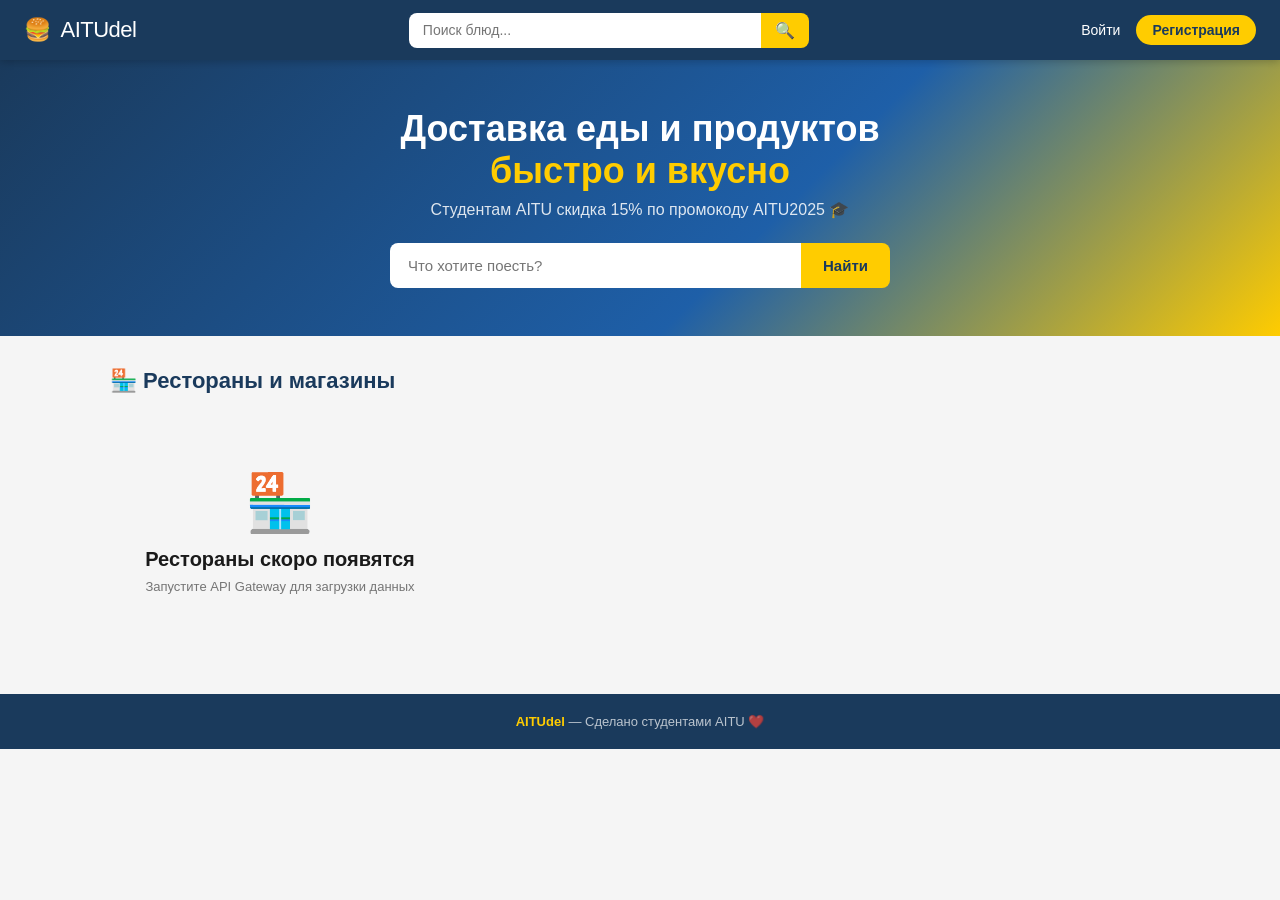
<file: frontend/index.html>
<!DOCTYPE html>
<html lang="ru">
<head>
  <meta charset="UTF-8"/>
  <meta name="viewport" content="width=device-width, initial-scale=1.0"/>
  <title>AITUdel — Доставка еды</title>
  <link rel="stylesheet" href="./css/style.css"/>
</head>
<body>

<nav class="navbar" id="navbar"></nav>

<div class="hero">
  <h1>Доставка еды и продуктов<br/><span>быстро и вкусно</span></h1>
  <p>Студентам AITU скидка 15% по промокоду AITU2025 🎓</p>
  <div class="hero-search">
    <input type="text" id="hero-search" placeholder="Что хотите поесть?" />
    <button onclick="doHeroSearch()">Найти</button>
  </div>
</div>

<div class="container">
  <div id="search-results-section" style="display:none">
    <div class="section-title">🔍 Результаты поиска</div>
    <div id="search-results" class="menu-items-grid"></div>
  </div>

  <div id="main-section">
    <div class="section-title">🏪 Рестораны и магазины</div>
    <div id="restaurants-grid" class="cards-grid">
      <div class="loader"><div class="spinner"></div></div>
    </div>
  </div>
</div>

<footer class="footer">
  <strong>AITUdel</strong> — Сделано студентами AITU ❤️
</footer>

<script src="./js/api.js"></script>
<script src="./js/auth.js"></script>
<script src="./js/main.js"></script>
</body>
</html>
</file>
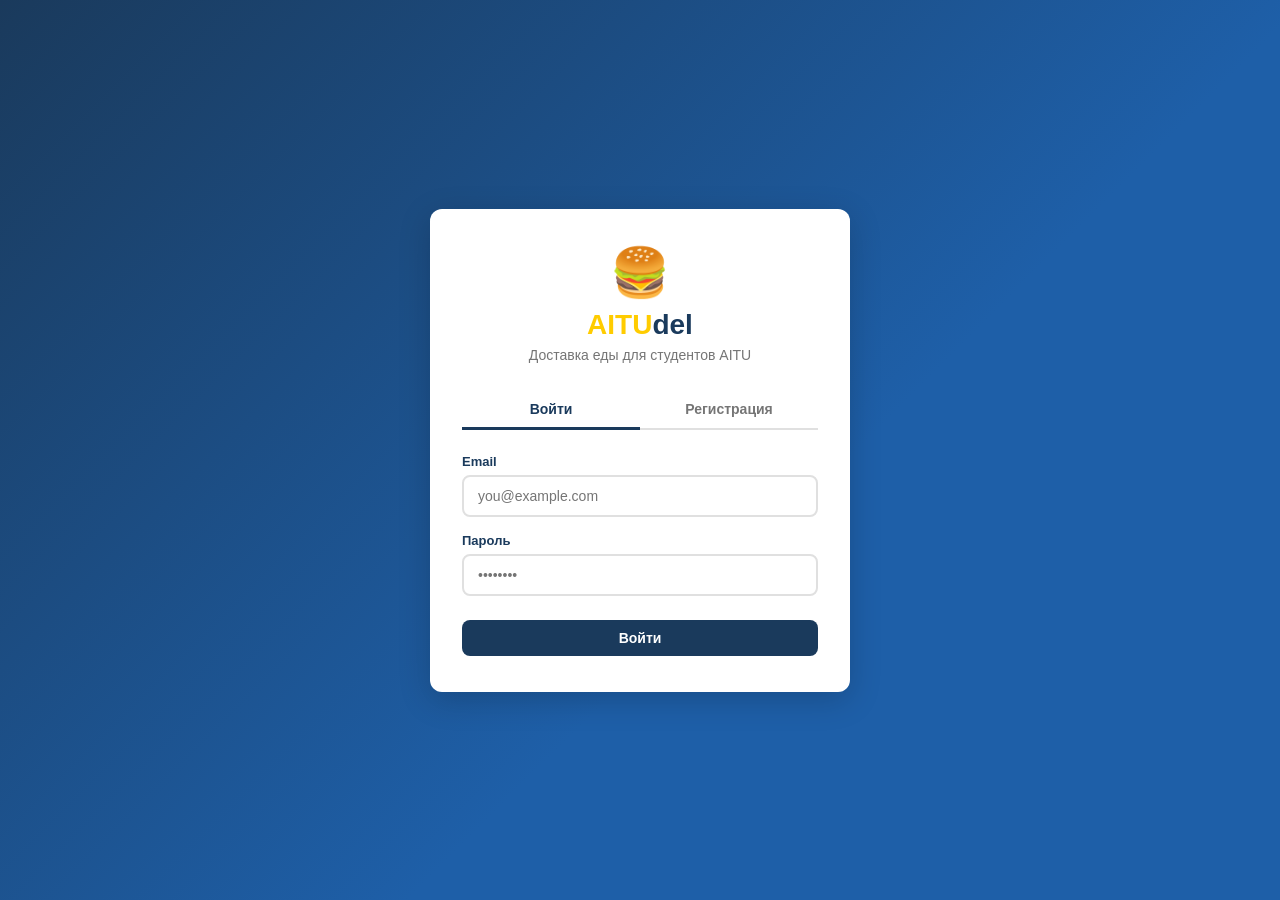
<file: frontend/auth.html>
<!DOCTYPE html>
<html lang="ru">
<head>
  <meta charset="UTF-8"/>
  <meta name="viewport" content="width=device-width, initial-scale=1.0"/>
  <title>AITUdel — Вход</title>
  <link rel="stylesheet" href="./css/style.css"/>
</head>
<body>
<div class="auth-page">
  <div class="auth-card">
    <div class="auth-logo">
      <span class="emoji">🍔</span>
      <span style="color:var(--yellow)">AITU</span>del
    </div>
    <div class="auth-subtitle">Доставка еды для студентов AITU</div>

    <div class="auth-tabs">
      <div class="auth-tab active" id="tab-login" onclick="switchTab('login')">Войти</div>
      <div class="auth-tab" id="tab-register" onclick="switchTab('register')">Регистрация</div>
    </div>

    <div id="alert-box"></div>

    <div id="form-login">
      <div class="form-group">
        <label>Email</label>
        <input type="email" id="login-email" placeholder="you@example.com"/>
      </div>
      <div class="form-group">
        <label>Пароль</label>
        <input type="password" id="login-password" placeholder="••••••••"/>
      </div>
      <button class="btn btn-blue" style="width:100%;margin-top:8px" onclick="doLogin()">Войти</button>
    </div>

    <div id="form-register" style="display:none">
      <div class="form-group">
        <label>Имя</label>
        <input type="text" id="reg-name" placeholder="Алихан Нурсултанов"/>
      </div>
      <div class="form-group">
        <label>Email</label>
        <input type="email" id="reg-email" placeholder="you@aitu.edu.kz"/>
        <div class="hint blue">📧 Email @aitu.edu.kz — автоматически студент со скидкой 15%!</div>
      </div>
      <div class="form-group">
        <label>Телефон</label>
        <input type="text" id="reg-phone" placeholder="+7 777 000 00 00"/>
      </div>
      <div class="form-group">
        <label>Пароль</label>
        <input type="password" id="reg-password" placeholder="Минимум 6 символов"/>
      </div>
      <div class="form-group">
        <label>Я хочу</label>
        <select id="reg-role">
          <option value="user">Заказывать еду</option>
          <option value="courier">Работать курьером</option>
        </select>
      </div>
      <button class="btn btn-primary" style="width:100%;margin-top:8px" onclick="doRegister()">Зарегистрироваться</button>
    </div>
  </div>
</div>

<script src="./js/api.js"></script>
<script src="./js/auth.js"></script>
<script>
  if (getUser()) window.location.href = "./index.html";

  function switchTab(tab) {
    document.getElementById("form-login").style.display = tab === "login" ? "block" : "none";
    document.getElementById("form-register").style.display = tab === "register" ? "block" : "none";
    document.getElementById("tab-login").className = "auth-tab" + (tab === "login" ? " active" : "");
    document.getElementById("tab-register").className = "auth-tab" + (tab === "register" ? " active" : "");
    document.getElementById("alert-box").innerHTML = "";
  }

  function showAlert(msg, type) {
    document.getElementById("alert-box").innerHTML =
      `<div class="alert alert-${type}">${msg}</div>`;
  }

  async function doLogin() {
    const email = document.getElementById("login-email").value.trim();
    const password = document.getElementById("login-password").value;
    if (!email || !password) { showAlert("Заполните все поля", "error"); return; }
    try {
      const data = await API.login({ email, password });
      saveUser(data);
      window.location.href = "./index.html";
    } catch (e) {
      showAlert(e.message, "error");
    }
  }

  async function doRegister() {
    const name = document.getElementById("reg-name").value.trim();
    const email = document.getElementById("reg-email").value.trim();
    const phone = document.getElementById("reg-phone").value.trim();
    const password = document.getElementById("reg-password").value;
    const role = document.getElementById("reg-role").value;
    if (!name || !email || !password) { showAlert("Заполните все поля", "error"); return; }
    if (password.length < 6) { showAlert("Пароль минимум 6 символов", "error"); return; }
    try {
      const data = await API.register({ email, password, name, phone, role });
      saveUser(data);
      const isStudent = email.endsWith("@aitu.edu.kz");
      if (isStudent) {
        showAlert("🎓 Вы студент AITU! Промокод AITU2025 активирован — скидка 15%", "success");
      } else {
        showAlert("Добро пожаловать!", "success");
      }
      setTimeout(() => { window.location.href = "./index.html"; }, 1500);
    } catch (e) {
      showAlert(e.message, "error");
    }
  }
</script>
</body>
</html>
</file>
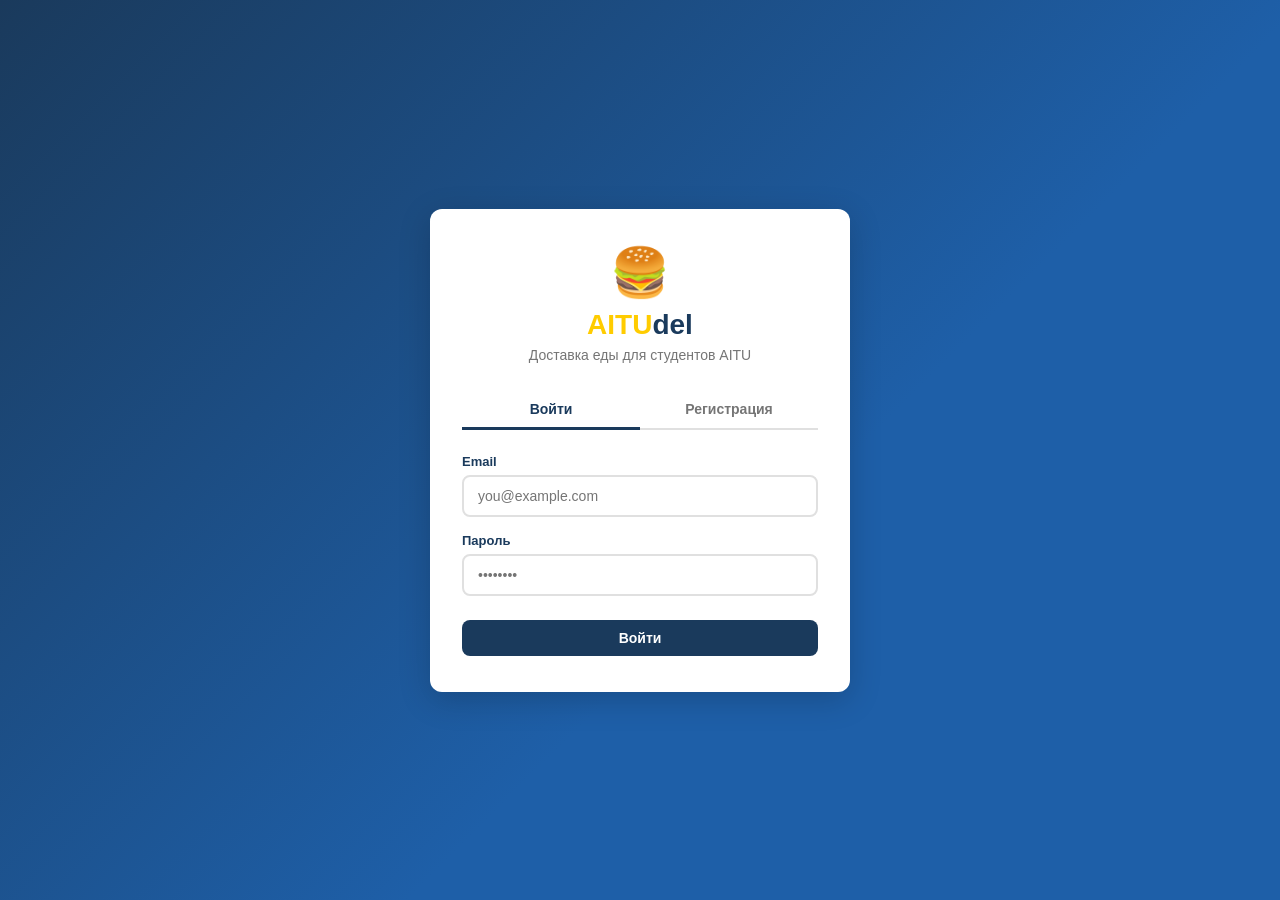
<file: frontend/cart.html>
<!DOCTYPE html>
<html lang="ru">
<head>
  <meta charset="UTF-8"/>
  <meta name="viewport" content="width=device-width, initial-scale=1.0"/>
  <title>AITUdel — Корзина</title>
  <link rel="stylesheet" href="./css/style.css"/>
</head>
<body>
<nav class="navbar" id="navbar"></nav>

<div class="container">
  <div class="section-title">🛒 Корзина</div>
  <div class="cart-wrapper">
    <div>
      <div id="cart-items-list">
        <div class="loader"><div class="spinner"></div></div>
      </div>
    </div>

    <div class="order-summary">
      <h3>Ваш заказ</h3>
      <div class="summary-row">
        <span>Товары</span>
        <span id="sum-items">0 ₸</span>
      </div>
      <div class="summary-row discount" id="sum-discount-row" style="display:none">
        <span>Скидка</span>
        <span id="sum-discount">0 ₸</span>
      </div>
      <div class="summary-row total">
        <span>Итого</span>
        <span id="sum-total">0 ₸</span>
      </div>

      <div class="promo-input">
        <input type="text" id="promo-code" placeholder="Промокод (AITU2025)"/>
        <button class="btn btn-outline btn-sm" onclick="applyPromo()">✓</button>
      </div>

      <input type="text" id="delivery-address" class="address-input" placeholder="Адрес доставки..."/>

      <button class="btn btn-primary" style="width:100%;margin-bottom:10px" onclick="checkout()">
        Оформить заказ
      </button>
      <button class="btn btn-outline" style="width:100%" onclick="clearCart()">
        Очистить корзину
      </button>
    </div>
  </div>
</div>

<footer class="footer"><strong>AITUdel</strong> — Сделано студентами AITU ❤️</footer>

<script src="./js/api.js"></script>
<script src="./js/auth.js"></script>
<script src="./js/cart.js"></script>
</body>
</html>
</file>
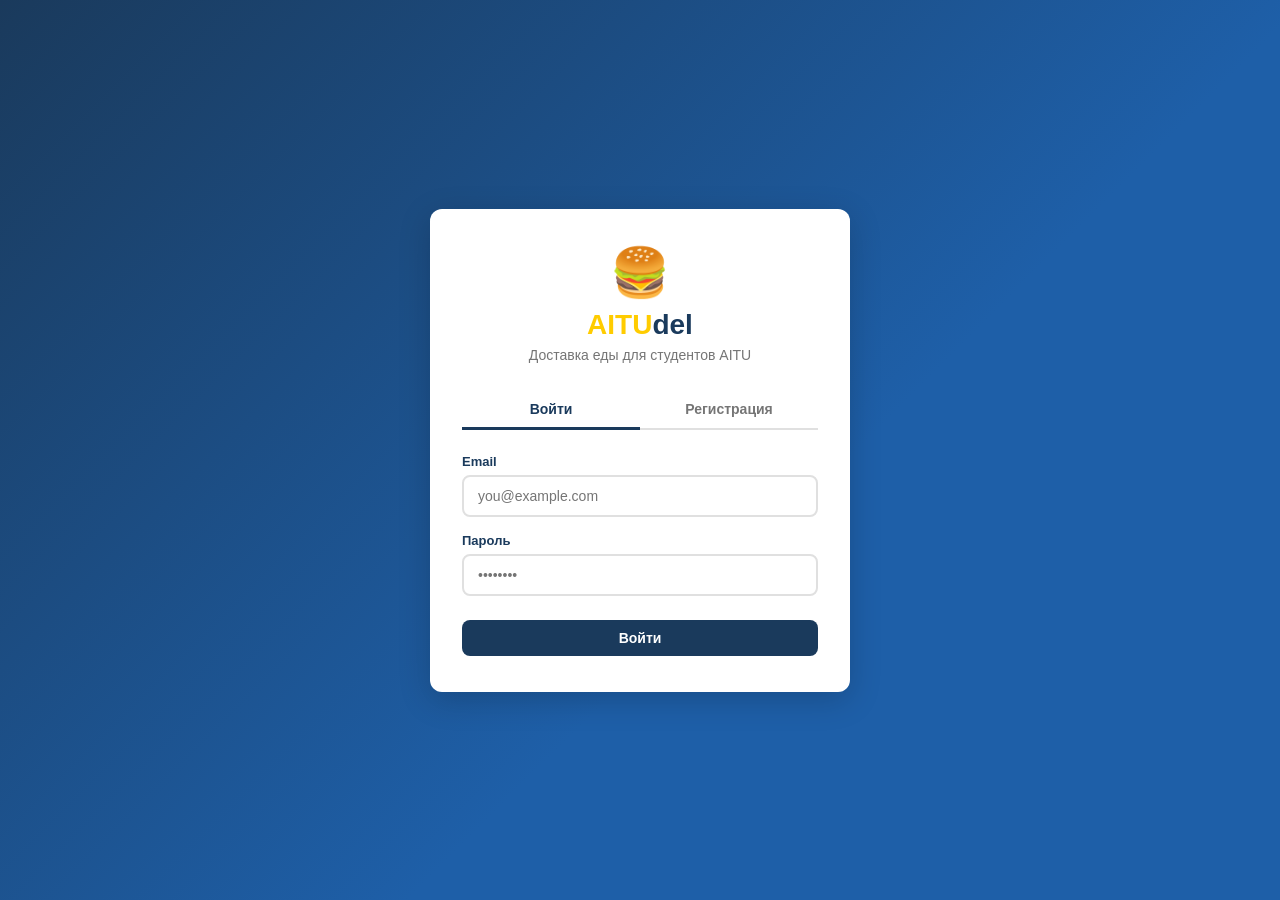
<file: frontend/orders.html>
<!DOCTYPE html>
<html lang="ru">
<head>
  <meta charset="UTF-8"/>
  <meta name="viewport" content="width=device-width, initial-scale=1.0"/>
  <title>AITUdel — Мои заказы</title>
  <link rel="stylesheet" href="./css/style.css"/>
</head>
<body>
<nav class="navbar" id="navbar"></nav>

<div class="container">
  <div class="section-title">📦 Мои заказы</div>
  <div id="orders-list" class="orders-list">
    <div class="loader"><div class="spinner"></div></div>
  </div>
</div>

<footer class="footer"><strong>AITUdel</strong> — Сделано студентами AITU ❤️</footer>

<script src="./js/api.js"></script>
<script src="./js/auth.js"></script>
<script src="./js/orders.js"></script>
</body>
</html>
</file>
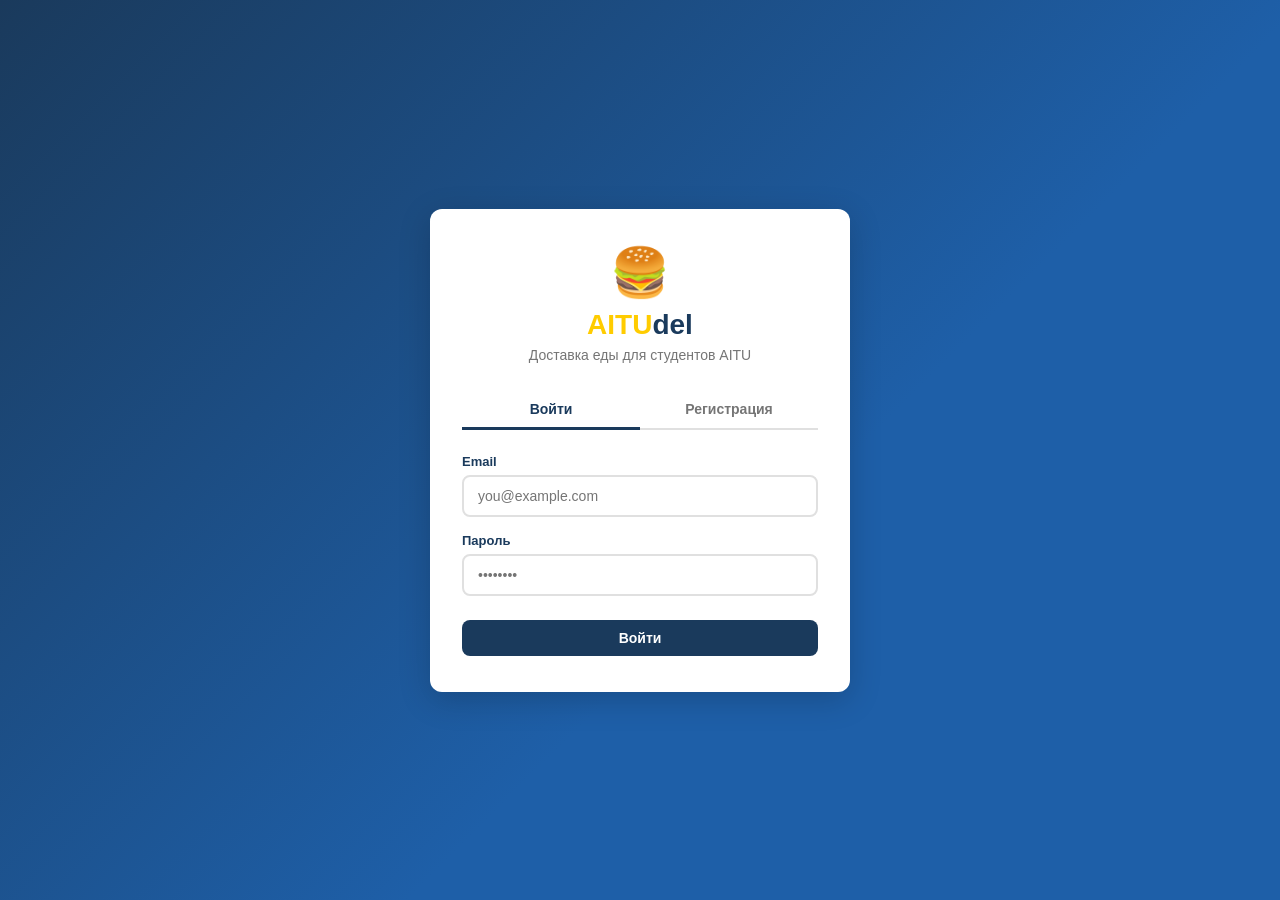
<file: frontend/profile.html>
<!DOCTYPE html>
<html lang="ru">
<head>
  <meta charset="UTF-8"/>
  <meta name="viewport" content="width=device-width, initial-scale=1.0"/>
  <title>AITUdel — Профиль</title>
  <link rel="stylesheet" href="./css/style.css"/>
</head>
<body>
<nav class="navbar" id="navbar"></nav>

<div class="container">
  <div class="profile-card">
    <div id="profile-avatar" class="profile-avatar">?</div>
    <div id="profile-name" class="profile-name">Загрузка...</div>
    <div id="profile-email" class="profile-email"></div>
    <div id="student-badge"></div>

    <hr class="profile-divider"/>

    <div id="profile-form">
      <div class="form-group">
        <label>Имя</label>
        <input type="text" id="edit-name" placeholder="Ваше имя"/>
      </div>
      <div class="form-group">
        <label>Телефон</label>
        <input type="text" id="edit-phone" placeholder="+7 777 ..."/>
      </div>
      <button class="btn btn-blue" style="width:100%;margin-bottom:10px" onclick="saveProfile()">
        Сохранить
      </button>
      <button class="btn btn-danger" style="width:100%" onclick="doLogout()">
        Выйти
      </button>
    </div>

    <div id="alert-box" style="margin-top:12px"></div>
  </div>
</div>

<footer class="footer"><strong>AITUdel</strong> — Сделано студентами AITU ❤️</footer>

<script src="./js/api.js"></script>
<script src="./js/auth.js"></script>
<script src="./js/profile.js"></script>
</body>
</html>
</file>
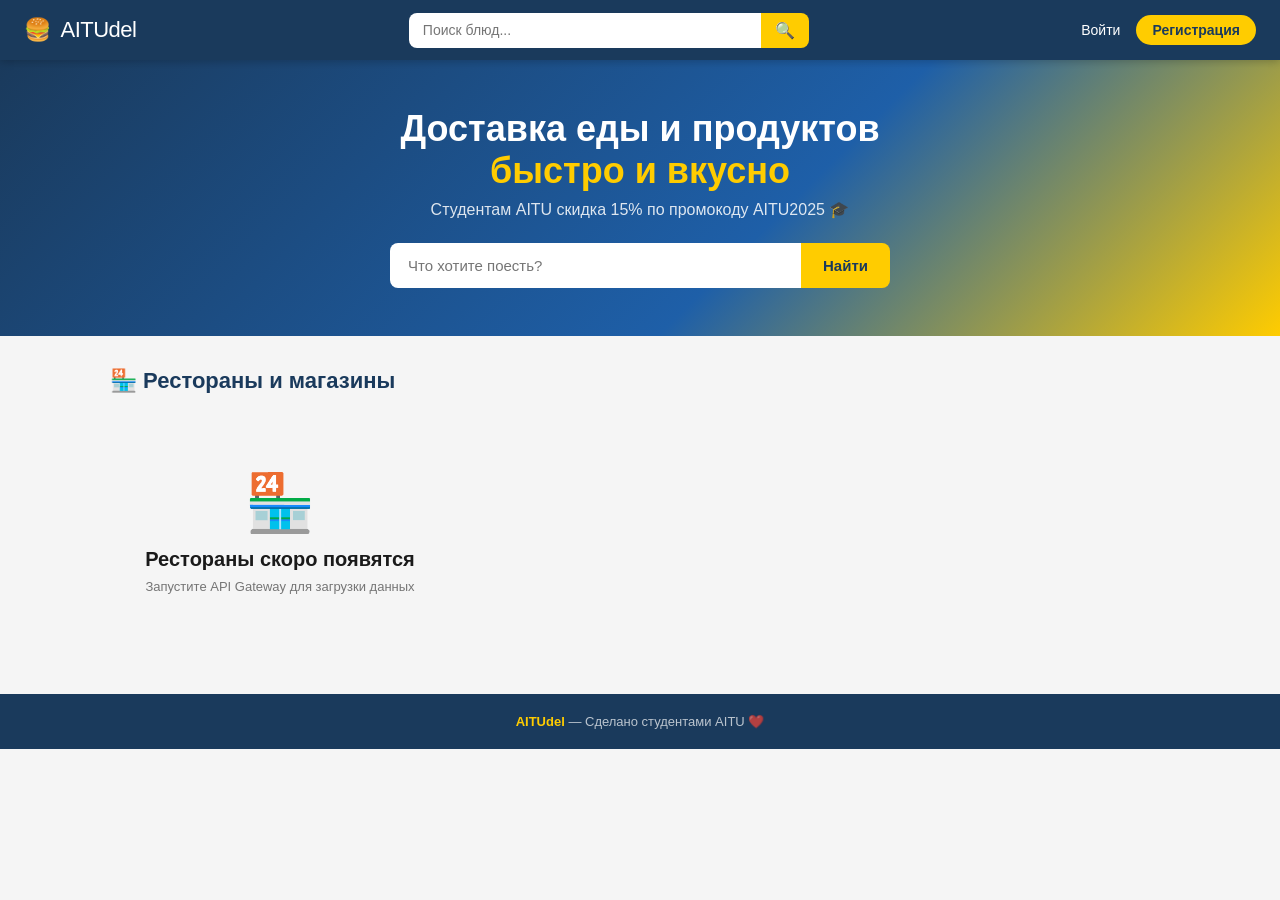
<file: frontend/restaurant.html>
<!DOCTYPE html>
<html lang="ru">
<head>
  <meta charset="UTF-8"/>
  <meta name="viewport" content="width=device-width, initial-scale=1.0"/>
  <title>AITUdel — Меню</title>
  <link rel="stylesheet" href="./css/style.css"/>
</head>
<body>
<nav class="navbar" id="navbar"></nav>

<div class="container">
  <div id="rest-header" class="menu-header">
    <div class="loader"><div class="spinner"></div></div>
  </div>

  <div class="section-title">🍽️ Меню</div>
  <div id="menu-grid" class="menu-items-grid">
    <div class="loader"><div class="spinner"></div></div>
  </div>

  <div id="rate-section" style="display:none;margin-bottom:40px">
    <div class="section-title">⭐ Оставить отзыв</div>
    <div style="background:white;border-radius:12px;padding:20px;box-shadow:var(--shadow);max-width:400px">
      <div class="form-group">
        <label>Оценка</label>
        <select id="rate-value">
          <option value="5">⭐⭐⭐⭐⭐ Отлично</option>
          <option value="4">⭐⭐⭐⭐ Хорошо</option>
          <option value="3">⭐⭐⭐ Нормально</option>
          <option value="2">⭐⭐ Плохо</option>
          <option value="1">⭐ Ужасно</option>
        </select>
      </div>
      <div class="form-group">
        <label>Комментарий</label>
        <input type="text" id="rate-comment" placeholder="Ваш отзыв..."/>
      </div>
      <button class="btn btn-primary" onclick="doRate()">Отправить отзыв</button>
    </div>
  </div>
</div>

<footer class="footer"><strong>AITUdel</strong> — Сделано студентами AITU ❤️</footer>

<script src="./js/api.js"></script>
<script src="./js/auth.js"></script>
<script src="./js/restaurant.js"></script>
</body>
</html>
</file>
<file: frontend/css/style.css>
:root {
  --yellow: #ffcc00;
  --yellow-dark: #e6b800;
  --yellow-light: #fff3b0;
  --red: #da291c;
  --red-dark: #b71c1c;
  --blue: #1a3a5c;
  --blue-mid: #1e5fa8;
  --blue-light: #e8f0fe;
  --white: #ffffff;
  --gray-light: #f5f5f5;
  --gray: #e0e0e0;
  --gray-text: #757575;
  --dark: #1a1a1a;
  --shadow: 0 2px 12px rgba(0,0,0,0.10);
  --radius: 12px;
  --radius-sm: 8px;
}

* {
  margin: 0;
  padding: 0;
  box-sizing: border-box;
}

body {
  font-family: 'Segoe UI', Arial, sans-serif;
  background: var(--gray-light);
  color: var(--dark);
  min-height: 100vh;
}

a {
  text-decoration: none;
  color: inherit;
}

/* ── NAVBAR ── */
.navbar {
  background: var(--blue);
  padding: 0 24px;
  height: 60px;
  display: flex;
  align-items: center;
  justify-content: space-between;
  position: sticky;
  top: 0;
  z-index: 100;
  box-shadow: 0 2px 8px rgba(0,0,0,0.2);
}

.navbar-logo {
  display: flex;
  align-items: center;
  gap: 10px;
  font-size: 22px;
  font-weight: 800;
  color: var(--yellow);
  letter-spacing: -0.5px;
}

.navbar-logo span {
  color: var(--white);
  font-weight: 400;
}

.navbar-search {
  flex: 1;
  max-width: 400px;
  margin: 0 24px;
  display: flex;
  gap: 0;
}

.navbar-search input {
  flex: 1;
  padding: 8px 14px;
  border: none;
  border-radius: var(--radius-sm) 0 0 var(--radius-sm);
  font-size: 14px;
  outline: none;
}

.navbar-search button {
  background: var(--yellow);
  border: none;
  padding: 8px 14px;
  border-radius: 0 var(--radius-sm) var(--radius-sm) 0;
  cursor: pointer;
  font-size: 16px;
}

.navbar-actions {
  display: flex;
  align-items: center;
  gap: 16px;
}

.navbar-actions a {
  color: var(--white);
  font-size: 14px;
  font-weight: 500;
  transition: color 0.2s;
}

.navbar-actions a:hover {
  color: var(--yellow);
}

.cart-btn {
  background: var(--yellow);
  color: var(--blue) !important;
  padding: 7px 16px;
  border-radius: 20px;
  font-weight: 700 !important;
  display: flex;
  align-items: center;
  gap: 6px;
}

.cart-btn:hover {
  background: var(--yellow-dark) !important;
  color: var(--blue) !important;
}

.cart-count {
  background: var(--red);
  color: white;
  border-radius: 50%;
  width: 18px;
  height: 18px;
  font-size: 11px;
  display: flex;
  align-items: center;
  justify-content: center;
}

/* ── HERO ── */
.hero {
  background: linear-gradient(135deg, var(--blue) 0%, var(--blue-mid) 60%, var(--yellow) 100%);
  padding: 48px 24px;
  text-align: center;
  color: white;
}

.hero h1 {
  font-size: 36px;
  font-weight: 800;
  margin-bottom: 8px;
}

.hero h1 span {
  color: var(--yellow);
}

.hero p {
  font-size: 16px;
  opacity: 0.85;
  margin-bottom: 24px;
}

.hero-search {
  display: flex;
  justify-content: center;
  gap: 0;
  max-width: 500px;
  margin: 0 auto;
}

.hero-search input {
  flex: 1;
  padding: 14px 18px;
  border: none;
  border-radius: var(--radius-sm) 0 0 var(--radius-sm);
  font-size: 15px;
  outline: none;
}

.hero-search button {
  background: var(--yellow);
  border: none;
  padding: 14px 22px;
  border-radius: 0 var(--radius-sm) var(--radius-sm) 0;
  cursor: pointer;
  font-size: 15px;
  font-weight: 700;
  color: var(--blue);
}

/* ── CONTAINER ── */
.container {
  max-width: 1100px;
  margin: 0 auto;
  padding: 0 20px;
}

/* ── SECTION TITLE ── */
.section-title {
  font-size: 22px;
  font-weight: 700;
  margin: 32px 0 16px;
  color: var(--blue);
  display: flex;
  align-items: center;
  gap: 10px;
}

/* ── CARDS GRID ── */
.cards-grid {
  display: grid;
  grid-template-columns: repeat(auto-fill, minmax(270px, 1fr));
  gap: 20px;
  margin-bottom: 32px;
}

/* ── RESTAURANT CARD ── */
.rest-card {
  background: var(--white);
  border-radius: var(--radius);
  box-shadow: var(--shadow);
  overflow: hidden;
  cursor: pointer;
  transition: transform 0.18s, box-shadow 0.18s;
}

.rest-card:hover {
  transform: translateY(-4px);
  box-shadow: 0 6px 24px rgba(0,0,0,0.13);
}

.rest-card-img {
  width: 100%;
  height: 160px;
  object-fit: cover;
  background: linear-gradient(135deg, var(--yellow-light), var(--blue-light));
  display: flex;
  align-items: center;
  justify-content: center;
  font-size: 56px;
}

.rest-card-body {
  padding: 16px;
}

.rest-card-name {
  font-size: 17px;
  font-weight: 700;
  margin-bottom: 4px;
  color: var(--blue);
}

.rest-card-desc {
  font-size: 13px;
  color: var(--gray-text);
  margin-bottom: 10px;
  white-space: nowrap;
  overflow: hidden;
  text-overflow: ellipsis;
}

.rest-card-footer {
  display: flex;
  align-items: center;
  justify-content: space-between;
}

.rating {
  display: flex;
  align-items: center;
  gap: 4px;
  font-size: 14px;
  font-weight: 600;
  color: var(--dark);
}

.rating-star {
  color: var(--yellow);
}

.badge {
  font-size: 12px;
  padding: 3px 10px;
  border-radius: 20px;
  font-weight: 600;
}

.badge-open {
  background: #e8f5e9;
  color: #2e7d32;
}

.badge-closed {
  background: #ffebee;
  color: var(--red);
}

/* ── MENU PAGE ── */
.menu-header {
  background: var(--white);
  border-radius: var(--radius);
  padding: 24px;
  margin: 24px 0 20px;
  box-shadow: var(--shadow);
  display: flex;
  align-items: center;
  gap: 20px;
}

.menu-header-icon {
  font-size: 52px;
  width: 80px;
  height: 80px;
  display: flex;
  align-items: center;
  justify-content: center;
  background: var(--yellow-light);
  border-radius: 50%;
}

.menu-header-info h2 {
  font-size: 24px;
  font-weight: 800;
  color: var(--blue);
}

.menu-header-info p {
  color: var(--gray-text);
  font-size: 14px;
  margin-top: 4px;
}

.menu-items-grid {
  display: grid;
  grid-template-columns: repeat(auto-fill, minmax(240px, 1fr));
  gap: 16px;
  margin-bottom: 40px;
}

.menu-item-card {
  background: var(--white);
  border-radius: var(--radius);
  box-shadow: var(--shadow);
  padding: 16px;
  display: flex;
  flex-direction: column;
  gap: 8px;
  transition: transform 0.18s;
}

.menu-item-card:hover {
  transform: translateY(-2px);
}

.menu-item-emoji {
  font-size: 40px;
  text-align: center;
  margin-bottom: 4px;
}

.menu-item-name {
  font-size: 15px;
  font-weight: 700;
  color: var(--blue);
}

.menu-item-desc {
  font-size: 13px;
  color: var(--gray-text);
  flex: 1;
}

.menu-item-footer {
  display: flex;
  align-items: center;
  justify-content: space-between;
  margin-top: 8px;
}

.menu-item-price {
  font-size: 18px;
  font-weight: 800;
  color: var(--red);
}

.stock-label {
  font-size: 12px;
  color: var(--gray-text);
}

/* ── BUTTONS ── */
.btn {
  display: inline-flex;
  align-items: center;
  justify-content: center;
  gap: 6px;
  padding: 10px 20px;
  border-radius: var(--radius-sm);
  font-size: 14px;
  font-weight: 600;
  cursor: pointer;
  border: none;
  transition: background 0.18s, transform 0.1s;
}

.btn:active {
  transform: scale(0.97);
}

.btn-primary {
  background: var(--yellow);
  color: var(--blue);
}

.btn-primary:hover {
  background: var(--yellow-dark);
}

.btn-danger {
  background: var(--red);
  color: white;
}

.btn-danger:hover {
  background: var(--red-dark);
}

.btn-outline {
  background: transparent;
  border: 2px solid var(--blue);
  color: var(--blue);
}

.btn-outline:hover {
  background: var(--blue-light);
}

.btn-blue {
  background: var(--blue);
  color: white;
}

.btn-blue:hover {
  background: var(--blue-mid);
}

.btn-sm {
  padding: 6px 12px;
  font-size: 13px;
}

/* ── QTY CONTROL ── */
.qty-control {
  display: flex;
  align-items: center;
  gap: 8px;
}

.qty-control button {
  width: 30px;
  height: 30px;
  border-radius: 50%;
  border: none;
  background: var(--yellow);
  color: var(--blue);
  font-size: 18px;
  font-weight: 700;
  cursor: pointer;
  display: flex;
  align-items: center;
  justify-content: center;
  transition: background 0.15s;
}

.qty-control button:hover {
  background: var(--yellow-dark);
}

.qty-control span {
  font-size: 16px;
  font-weight: 700;
  min-width: 24px;
  text-align: center;
}

/* ── CART ── */
.cart-wrapper {
  display: grid;
  grid-template-columns: 1fr 340px;
  gap: 20px;
  margin: 24px 0 40px;
}

@media (max-width: 768px) {
  .cart-wrapper {
    grid-template-columns: 1fr;
  }
}

.cart-items-list {
  display: flex;
  flex-direction: column;
  gap: 12px;
}

.cart-item {
  background: var(--white);
  border-radius: var(--radius);
  padding: 16px;
  box-shadow: var(--shadow);
  display: flex;
  align-items: center;
  gap: 14px;
}

.cart-item-emoji {
  font-size: 36px;
}

.cart-item-info {
  flex: 1;
}

.cart-item-name {
  font-size: 15px;
  font-weight: 700;
}

.cart-item-price {
  font-size: 13px;
  color: var(--gray-text);
  margin-top: 2px;
}

.cart-item-subtotal {
  font-size: 16px;
  font-weight: 800;
  color: var(--red);
  min-width: 80px;
  text-align: right;
}

/* ── ORDER SUMMARY ── */
.order-summary {
  background: var(--white);
  border-radius: var(--radius);
  padding: 20px;
  box-shadow: var(--shadow);
  height: fit-content;
  position: sticky;
  top: 80px;
}

.order-summary h3 {
  font-size: 18px;
  font-weight: 700;
  margin-bottom: 16px;
  color: var(--blue);
}

.summary-row {
  display: flex;
  justify-content: space-between;
  font-size: 14px;
  margin-bottom: 10px;
  color: var(--gray-text);
}

.summary-row.total {
  font-size: 18px;
  font-weight: 800;
  color: var(--dark);
  border-top: 2px solid var(--gray);
  padding-top: 12px;
  margin-top: 8px;
}

.summary-row.discount {
  color: #2e7d32;
  font-weight: 600;
}

.promo-input {
  display: flex;
  gap: 8px;
  margin: 14px 0;
}

.promo-input input {
  flex: 1;
  padding: 9px 12px;
  border: 2px solid var(--gray);
  border-radius: var(--radius-sm);
  font-size: 14px;
  outline: none;
  transition: border 0.2s;
}

.promo-input input:focus {
  border-color: var(--blue);
}

.address-input {
  width: 100%;
  padding: 9px 12px;
  border: 2px solid var(--gray);
  border-radius: var(--radius-sm);
  font-size: 14px;
  outline: none;
  margin-bottom: 14px;
  transition: border 0.2s;
}

.address-input:focus {
  border-color: var(--blue);
}

/* ── ORDERS LIST ── */
.orders-list {
  display: flex;
  flex-direction: column;
  gap: 16px;
  margin: 24px 0 40px;
}

.order-card {
  background: var(--white);
  border-radius: var(--radius);
  padding: 20px;
  box-shadow: var(--shadow);
}

.order-card-header {
  display: flex;
  justify-content: space-between;
  align-items: flex-start;
  margin-bottom: 12px;
}

.order-card-id {
  font-size: 13px;
  color: var(--gray-text);
}

.order-card-date {
  font-size: 13px;
  color: var(--gray-text);
}

.order-status {
  display: inline-block;
  padding: 4px 12px;
  border-radius: 20px;
  font-size: 12px;
  font-weight: 600;
}

.status-pending { background: #fff8e1; color: #f57f17; }
.status-confirmed { background: #e3f2fd; color: var(--blue-mid); }
.status-cooking { background: #fff3e0; color: #e65100; }
.status-on_the_way { background: #e8f5e9; color: #2e7d32; }
.status-delivered { background: #e8f5e9; color: #1b5e20; }
.status-cancelled { background: #ffebee; color: var(--red-dark); }

.order-items-list {
  border-top: 1px solid var(--gray);
  padding-top: 12px;
  margin-top: 4px;
}

.order-item-row {
  display: flex;
  justify-content: space-between;
  font-size: 14px;
  padding: 4px 0;
  color: var(--gray-text);
}

.order-total-row {
  display: flex;
  justify-content: space-between;
  font-size: 15px;
  font-weight: 700;
  margin-top: 10px;
  padding-top: 10px;
  border-top: 1px dashed var(--gray);
}

/* ── AUTH PAGE ── */
.auth-page {
  min-height: 100vh;
  display: flex;
  align-items: center;
  justify-content: center;
  background: linear-gradient(135deg, var(--blue) 0%, var(--blue-mid) 60%);
  padding: 20px;
}

.auth-card {
  background: var(--white);
  border-radius: var(--radius);
  padding: 36px 32px;
  width: 100%;
  max-width: 420px;
  box-shadow: 0 8px 32px rgba(0,0,0,0.18);
}

.auth-logo {
  text-align: center;
  font-size: 28px;
  font-weight: 800;
  color: var(--blue);
  margin-bottom: 6px;
}

.auth-logo span {
  color: var(--yellow);
}

.auth-logo .emoji {
  display: block;
  font-size: 48px;
  margin-bottom: 8px;
}

.auth-subtitle {
  text-align: center;
  color: var(--gray-text);
  font-size: 14px;
  margin-bottom: 28px;
}

.auth-tabs {
  display: flex;
  border-bottom: 2px solid var(--gray);
  margin-bottom: 24px;
}

.auth-tab {
  flex: 1;
  padding: 10px;
  text-align: center;
  font-size: 14px;
  font-weight: 600;
  cursor: pointer;
  color: var(--gray-text);
  border-bottom: 3px solid transparent;
  transition: all 0.2s;
  margin-bottom: -2px;
}

.auth-tab.active {
  color: var(--blue);
  border-bottom-color: var(--blue);
}

.form-group {
  margin-bottom: 16px;
}

.form-group label {
  display: block;
  font-size: 13px;
  font-weight: 600;
  color: var(--blue);
  margin-bottom: 6px;
}

.form-group input,
.form-group select {
  width: 100%;
  padding: 11px 14px;
  border: 2px solid var(--gray);
  border-radius: var(--radius-sm);
  font-size: 14px;
  outline: none;
  transition: border 0.2s;
}

.form-group input:focus,
.form-group select:focus {
  border-color: var(--blue);
}

.form-group .hint {
  font-size: 12px;
  color: var(--gray-text);
  margin-top: 4px;
}

.form-group .hint.blue {
  color: var(--blue-mid);
  font-weight: 600;
}

.alert {
  padding: 10px 14px;
  border-radius: var(--radius-sm);
  font-size: 13px;
  margin-bottom: 14px;
}

.alert-success {
  background: #e8f5e9;
  color: #2e7d32;
}

.alert-error {
  background: #ffebee;
  color: var(--red-dark);
}

.alert-info {
  background: var(--blue-light);
  color: var(--blue);
}

/* ── PROFILE ── */
.profile-card {
  background: var(--white);
  border-radius: var(--radius);
  padding: 28px;
  box-shadow: var(--shadow);
  max-width: 560px;
  margin: 32px auto 40px;
}

.profile-avatar {
  width: 80px;
  height: 80px;
  border-radius: 50%;
  background: linear-gradient(135deg, var(--yellow), var(--blue-mid));
  display: flex;
  align-items: center;
  justify-content: center;
  font-size: 32px;
  color: white;
  font-weight: 800;
  margin: 0 auto 16px;
}

.profile-name {
  text-align: center;
  font-size: 22px;
  font-weight: 700;
  color: var(--blue);
  margin-bottom: 4px;
}

.profile-email {
  text-align: center;
  color: var(--gray-text);
  font-size: 14px;
  margin-bottom: 20px;
}

.student-badge {
  display: inline-flex;
  align-items: center;
  gap: 6px;
  background: linear-gradient(90deg, var(--blue), var(--blue-mid));
  color: white;
  padding: 6px 16px;
  border-radius: 20px;
  font-size: 13px;
  font-weight: 600;
  margin: 0 auto 20px;
  display: flex;
  width: fit-content;
}

.profile-divider {
  border: none;
  border-top: 1px solid var(--gray);
  margin: 20px 0;
}

/* ── TOAST ── */
.toast-container {
  position: fixed;
  bottom: 24px;
  right: 24px;
  z-index: 999;
  display: flex;
  flex-direction: column;
  gap: 10px;
}

.toast {
  background: var(--dark);
  color: white;
  padding: 12px 20px;
  border-radius: var(--radius-sm);
  font-size: 14px;
  font-weight: 500;
  box-shadow: 0 4px 16px rgba(0,0,0,0.25);
  animation: slideIn 0.3s ease;
  max-width: 320px;
}

.toast.success {
  border-left: 4px solid #4caf50;
}

.toast.error {
  border-left: 4px solid var(--red);
}

.toast.info {
  border-left: 4px solid var(--blue-mid);
}

@keyframes slideIn {
  from { transform: translateX(100px); opacity: 0; }
  to { transform: translateX(0); opacity: 1; }
}

/* ── LOADING ── */
.loader {
  display: flex;
  justify-content: center;
  padding: 40px;
}

.spinner {
  width: 36px;
  height: 36px;
  border: 4px solid var(--gray);
  border-top-color: var(--yellow);
  border-radius: 50%;
  animation: spin 0.8s linear infinite;
}

@keyframes spin {
  to { transform: rotate(360deg); }
}

/* ── EMPTY STATE ── */
.empty-state {
  text-align: center;
  padding: 60px 20px;
  color: var(--gray-text);
}

.empty-state .emoji {
  font-size: 56px;
  margin-bottom: 12px;
}

.empty-state h3 {
  font-size: 20px;
  margin-bottom: 8px;
  color: var(--dark);
}

/* ── FOOTER ── */
.footer {
  background: var(--blue);
  color: rgba(255,255,255,0.7);
  text-align: center;
  padding: 20px;
  font-size: 13px;
  margin-top: 40px;
}

.footer strong {
  color: var(--yellow);
}
</file>
